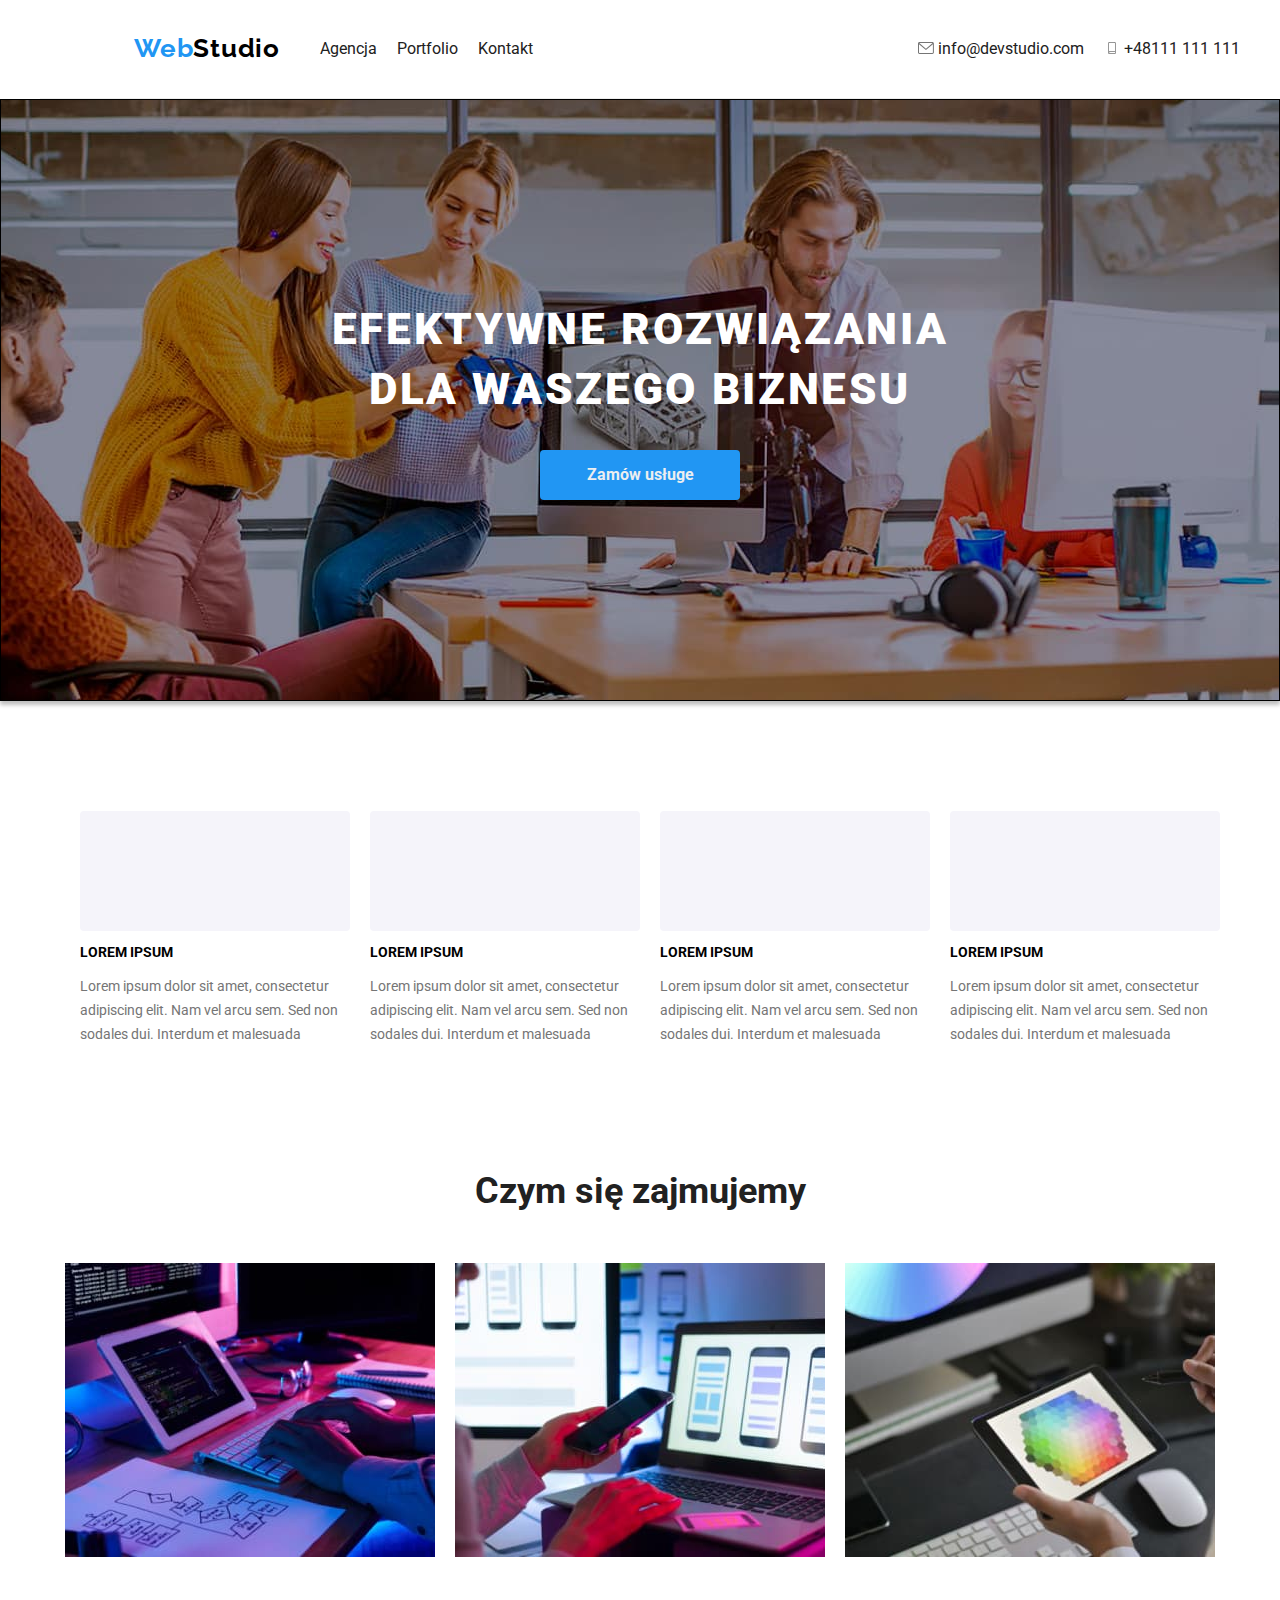
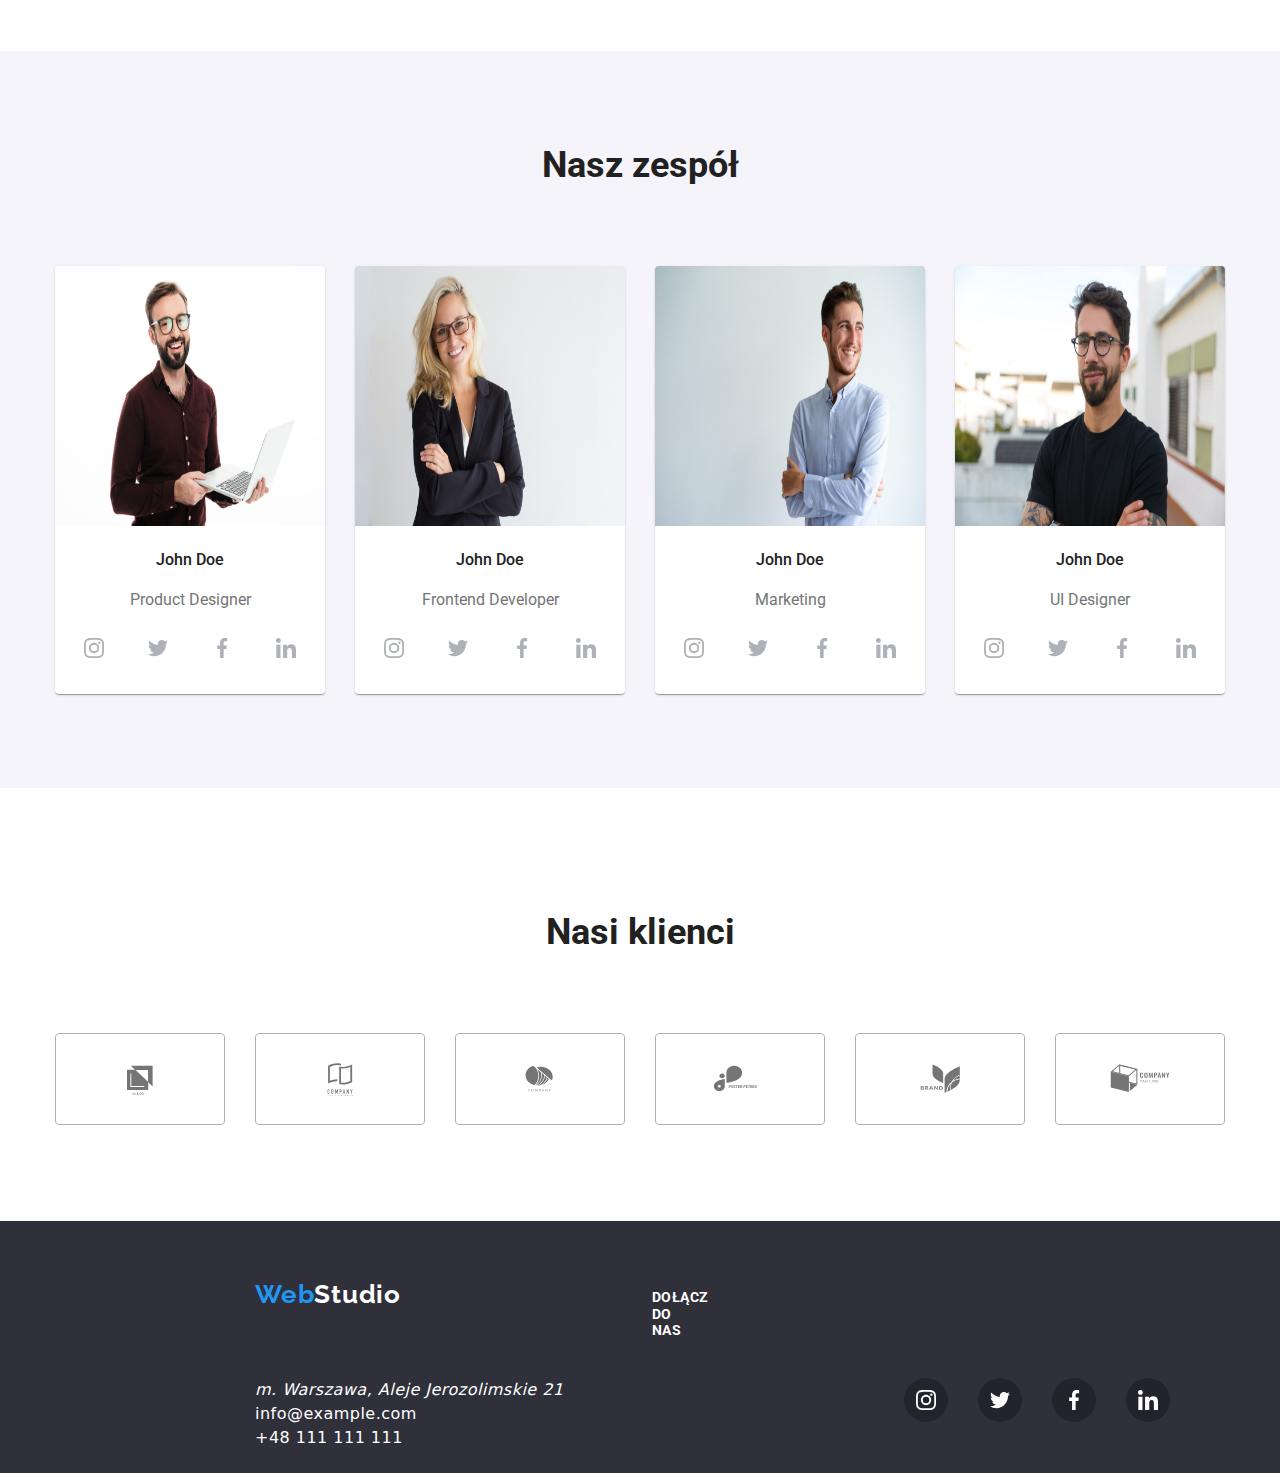
<file: index.html>
<!DOCTYPE html>
<html lang="en">
  <head>
    <meta charset="UTF-8" />
    <meta http-equiv="X-UA-Compatible" content="IE=edge" />
    <meta name="viewport" content="width=device-width, initial-scale=1.0" />
    <link rel="preconnect" href="https://fonts.googleapis.com" />
    <link rel="preconnect" href="https://fonts.gstatic.com" crossorigin />
    <link
      href="https://fonts.googleapis.com/css2?family=Raleway:wght@700&family=Roboto:wght@400;500;700;900&display=swap"
      rel="stylesheet"
    />
    <style>
      main {
        font-family: "Raleway", sans-serif;
        font-family: "Roboto", sans-serif;
      }
    </style>
    <link rel="stylesheet" href="./css/styles.css" />
    <title>Studio</title>

    <link
      rel="stylesheet"
      href="https://cdnjs.cloudflare.com/ajax/libs/modern-normalize/1.0.0/modern-normalize.min.css"
    />
  </head>
  <body>
    <header class="header">
      <div class="container">
        <div class="menu">
          <nav class="first-navigation">
            <a class="logo" href="https://www.Webstudio.com">
              <span class="logo-item">Web</span
              ><span class="logo-item-primary">Studio</span>
            </a>

            <ul class="main-navigation">
              <li>
                <a href="./index.html"> Agencja </a>
              </li>
              <li>
                <a href="./portfolio.html">Portfolio</a>
              </li>
              <li>
                <a href="#">Kontakt</a>
              </li>
            </ul>
          </nav>
          <div class="example">
            <ul class="second-navigation">
              <li>
                <a class="icons-menu" href="mailto:info@devstudio.com">
                  <svg width="16" height="12">
                    <use href="./images/icons.svg#icon-envelope"></use>
                  </svg>
                  info@devstudio.com
                </a>
              </li>

              <li>
                <a class="icons-menu" href="tel:+48111111111">
                  <svg width="16" height="12">
                    <use href="./images/icons.svg#icon-smartphone"></use>
                  </svg>
                  +48111 111 111</a
                >
              </li>
            </ul>
          </div>
        </div>
      </div>
    </header>
    <main>
      <section class="black-title">
        <div class="container">
          <div class="item">
            <h1>
              EFEKTYWNE ROZWIĄZANIA <br />
              DLA WASZEGO BIZNESU
            </h1>
            <button class="color-button" type="button">Zamów usługe</button>
          </div>
        </div>
      </section>
      <section class="four-text">
        <div class="container">
          <div class="lorem">
            <ul class="content">
              <li>
                <div class="pink-box">
                  <svg class="small-content">
                    <use href="./images/icons.svg#icon-antenna-1"></use>
                  </svg>
                </div>

                <h3 class="lorem-text">LOREM IPSUM</h3>
                <p class="paragraph">
                  Lorem ipsum dolor sit amet, consectetur adipiscing elit. Nam
                  vel arcu sem. Sed non sodales dui. Interdum et malesuada
                </p>
              </li>
              <li>
                <div class="pink-box">
                  <svg class="small-content">
                    <use href="./images/icons.svg#icon-clock-1"></use>
                  </svg>
                </div>
                <h3 class="lorem-text">LOREM IPSUM</h3>
                <p class="paragraph">
                  Lorem ipsum dolor sit amet, consectetur adipiscing elit. Nam
                  vel arcu sem. Sed non sodales dui. Interdum et malesuada
                </p>
              </li>
              <li>
                <div class="pink-box">
                  <svg class="small-content">
                    <use href="./images/icons.svg#icon-diagram-1"></use>
                  </svg>
                </div>
                <h3 class="lorem-text">LOREM IPSUM</h3>
                <p class="paragraph">
                  Lorem ipsum dolor sit amet, consectetur adipiscing elit. Nam
                  vel arcu sem. Sed non sodales dui. Interdum et malesuada
                </p>
              </li>
              <li>
                <div class="pink-box">
                  <svg class="small-content">
                    <use href="./images/icons.svg#icon-astronaut-1"></use>
                  </svg>
                </div>
                <h3 class="lorem-text">LOREM IPSUM</h3>
                <p class="paragraph">
                  Lorem ipsum dolor sit amet, consectetur adipiscing elit. Nam
                  vel arcu sem. Sed non sodales dui. Interdum et malesuada
                </p>
              </li>
            </ul>
          </div>
        </div>
      </section>

      <section class="what-we-do">
        <div class="container">
          <div class="img-navigation">
            <h2 class="text">Czym się zajmujemy</h2>
            <ul class="img-position">
              <li>
                <img
                  class="images"
                  src="images/box1.jpg"
                  alt="Dłonie na klawiaturze"
                  width="370"
                  height="294"
                />
              </li>
              <li>
                <img
                  class="images"
                  src="images/box2.jpg"
                  alt="Dłonie na telefonie"
                  width="370"
                  height="294"
                />
              </li>
              <li>
                <img
                  class="images"
                  src="images/box3.jpg"
                  alt="Dłonie na tablecie"
                  width="370"
                  height="294"
                />
              </li>
            </ul>
          </div>
        </div>
      </section>
      <section class="team">
        <div class="container">
          <div class="box">
            <h2 class="title-position">Nasz zespół</h2>
            <ul class="team-position">
              <li>
                <div class="small-box">
                  <img
                    src="images/zdj1.jpg"
                    alt="John Doe"
                    width="270"
                    height="260"
                  />

                  <h4 class="title-box">John Doe</h4>
                  <p class="job">Product Designer</p>
                  <div class="icons-position">
                    <ul class="wheel-box">
                      <li class="wheel">
                        <a class="back-icon" href="https://www.instagram.com">
                          <svg class="dot" width="20" height="20">
                            <use
                              href="./images/icons.svg#icon-instagram-2"
                            ></use>
                          </svg>
                        </a>
                      </li>

                      <li class="wheel">
                        <a class="back-icon" href="https://www.twitter.com">
                          <svg class="dot" width="20" height="20">
                            <use href="./images/icons.svg#icon-twitter-1"></use>
                          </svg>
                        </a>
                      </li>

                      <li class="wheel">
                        <a class="back-icon" href="https://www.facebook.com">
                          <svg class="dot" width="20" height="20">
                            <use
                              href="./images/icons.svg#icon-facebook-1"
                            ></use>
                          </svg>
                        </a>
                      </li>

                      <li class="wheel">
                        <a class="back-icon" href="https://www.linkedin.com">
                          <svg class="dot" width="20" height="20">
                            <use
                              href="./images/icons.svg#icon-linkedin-1"
                            ></use>
                          </svg>
                        </a>
                      </li>
                    </ul>
                  </div>
                </div>
              </li>
              <li>
                <div class="small-box">
                  <img
                    src="images/zdj3.jpg"
                    alt="John Doe"
                    width="270"
                    height="260"
                  />

                  <h4 class="title-box">John Doe</h4>
                  <p class="job">Frontend Developer</p>
                  <div class="icons-position">
                    <ul class="wheel-box">
                      <li class="wheel">
                        <a class="back-icon" href="https://www.instagram.com">
                          <svg class="dot" width="20" height="20">
                            <use
                              href="./images/icons.svg#icon-instagram-2"
                            ></use>
                          </svg>
                        </a>
                      </li>

                      <li class="wheel">
                        <a class="back-icon" href="https://www.twitter.com">
                          <svg class="dot" width="20" height="20">
                            <use href="./images/icons.svg#icon-twitter-1"></use>
                          </svg>
                        </a>
                      </li>

                      <li class="wheel">
                        <a class="back-icon" href="https://www.facebook.com">
                          <svg class="dot" width="20" height="20">
                            <use
                              href="./images/icons.svg#icon-facebook-1"
                            ></use>
                          </svg>
                        </a>
                      </li>

                      <li class="wheel">
                        <a class="back-icon" href="https://www.linkedin.com">
                          <svg class="dot" width="20" height="20">
                            <use
                              href="./images/icons.svg#icon-linkedin-1"
                            ></use>
                          </svg>
                        </a>
                      </li>
                    </ul>
                  </div>
                </div>
              </li>
              <li>
                <div class="small-box">
                  <img
                    src="images/zdj4.jpg"
                    alt="John Doe"
                    width="270"
                    height="260"
                  />

                  <h4 class="title-box">John Doe</h4>
                  <p class="job">Marketing</p>
                  <div class="icons-position">
                    <ul class="wheel-box">
                      <li class="wheel">
                        <a class="back-icon" href="https://www.instagram.com">
                          <svg class="dot" width="20" height="20">
                            <use
                              href="./images/icons.svg#icon-instagram-2"
                            ></use>
                          </svg>
                        </a>
                      </li>

                      <li class="wheel">
                        <a class="back-icon" href="https://www.twitter.com">
                          <svg class="dot" width="20" height="20">
                            <use href="./images/icons.svg#icon-twitter-1"></use>
                          </svg>
                        </a>
                      </li>

                      <li class="wheel">
                        <a class="back-icon" href="https://www.facebook.com">
                          <svg class="dot" width="20" height="20">
                            <use
                              href="./images/icons.svg#icon-facebook-1"
                            ></use>
                          </svg>
                        </a>
                      </li>

                      <li class="wheel">
                        <a class="back-icon" href="https://www.linkedin.com">
                          <svg class="dot" width="20" height="20">
                            <use
                              href="./images/icons.svg#icon-linkedin-1"
                            ></use>
                          </svg>
                        </a>
                      </li>
                    </ul>
                  </div>
                </div>
              </li>
              <li>
                <div class="small-box">
                  <img
                    src="images/zdj2.jpg"
                    alt="John Doe"
                    width="270"
                    height="260"
                  />

                  <h4 class="title-box">John Doe</h4>
                  <p class="job">UI Designer</p>
                  <div class="icons-position">
                    <ul class="wheel-box">
                      <li class="wheel">
                        <a class="back-icon" href="https://www.instagram.com">
                          <svg class="dot" width="20" height="20">
                            <use
                              href="./images/icons.svg#icon-instagram-2"
                            ></use>
                          </svg>
                        </a>
                      </li>

                      <li class="wheel">
                        <a class="back-icon" href="https://www.twitter.com">
                          <svg class="dot" width="20" height="20">
                            <use href="./images/icons.svg#icon-twitter-1"></use>
                          </svg>
                        </a>
                      </li>

                      <li class="wheel">
                        <a class="back-icon" href="https://www.facebook.com">
                          <svg class="dot" width="20" height="20">
                            <use
                              href="./images/icons.svg#icon-facebook-1"
                            ></use>
                          </svg>
                        </a>
                      </li>

                      <li class="wheel">
                        <a class="back-icon" href="https://www.linkedin.com">
                          <svg class="dot" width="20" height="20">
                            <use
                              href="./images/icons.svg#icon-linkedin-1"
                            ></use>
                          </svg>
                        </a>
                      </li>
                    </ul>
                  </div>
                </div>
              </li>
            </ul>
          </div>
        </div>
      </section>
      <section class="clients">
        <div class="container">
          <h2 class="title-position">Nasi klienci</h2>

          <ul class="client-position">
            <li>
              <div class="grey-box">
                <svg width="106" height="60.04">
                  <use href="./images/icons.svg#icon-client-1"></use>
                </svg>
              </div>
            </li>

            <li>
              <div class="grey-box">
                <svg width="106" height="60.04">
                  <use href="./images/icons.svg#icon-client-2"></use>
                </svg>
              </div>
            </li>
            <li>
              <div class="grey-box">
                <svg width="106" height="60">
                  <use href="./images/icons.svg#icon-client-3"></use>
                </svg>
              </div>
            </li>
            <li>
              <div class="grey-box">
                <svg width="106" height="60">
                  <use href="./images/icons.svg#icon-client-4"></use>
                </svg>
              </div>
            </li>
            <li>
              <div class="grey-box">
                <svg width="106" height="60">
                  <use href="./images/icons.svg#icon-client-5"></use>
                </svg>
              </div>
            </li>
            <li>
              <div class="grey-box">
                <svg width="106" height="60">
                  <use href="./images/icons.svg#icon-client-6"></use>
                </svg>
              </div>
            </li>
          </ul>
        </div>
      </section>
    </main>

    <section class="footer-page">
      <div class="container">
        <footer class="footer-box">
          <div class="join-us-position">
            <a class="footer-logo" href="https://www.Webstudio.com">
              <span class="logo-item">Web</span
              ><span class="logo-item-footer">Studio</span>
            </a>

            <h5 class="join-us">DOŁĄCZ DO NAS</h5>
          </div>
          <div class="column-footer">
            <ul class="footer-adress">
              <li>
                <address>m. Warszawa, Aleje Jerozolimskie 21</address>
              </li>
              <li>
                <a class="logo-item-footer" href="mailto:info@example.com">
                  info@example.com
                </a>
              </li>

              <li>
                <a class="logo-item-footer" href="tel:+48111111111"
                  >+48 111 111 111</a
                >
              </li>
            </ul>
            <div class="icons-position">
              <ul class="wheel-footer">
                <li class="wheel">
                  <a class="back-icon-footer" href="https://www.instagram.com">
                    <svg class="dot-footer" width="20" height="20">
                      <use href="./images/icons.svg#icon-instagram-2"></use>
                    </svg>
                  </a>
                </li>

                <li class="wheel">
                  <a class="back-icon-footer" href="https://www.twitter.com">
                    <svg class="dot-footer" width="20" height="20">
                      <use href="./images/icons.svg#icon-twitter-1"></use>
                    </svg>
                  </a>
                </li>

                <li class="wheel">
                  <a class="back-icon-footer" href="https://www.facebook.com">
                    <svg class="dot-footer" width="20" height="20">
                      <use href="./images/icons.svg#icon-facebook-1"></use>
                    </svg>
                  </a>
                </li>

                <li class="wheel">
                  <a class="back-icon-footer" href="https://www.linkedin.com">
                    <svg class="dot-footer" width="20" height="20">
                      <use href="./images/icons.svg#icon-linkedin-1"></use>
                    </svg>
                  </a>
                </li>
              </ul>
            </div>
          </div>
        </footer>
      </div>
    </section>
  </body>
</html>
</file>
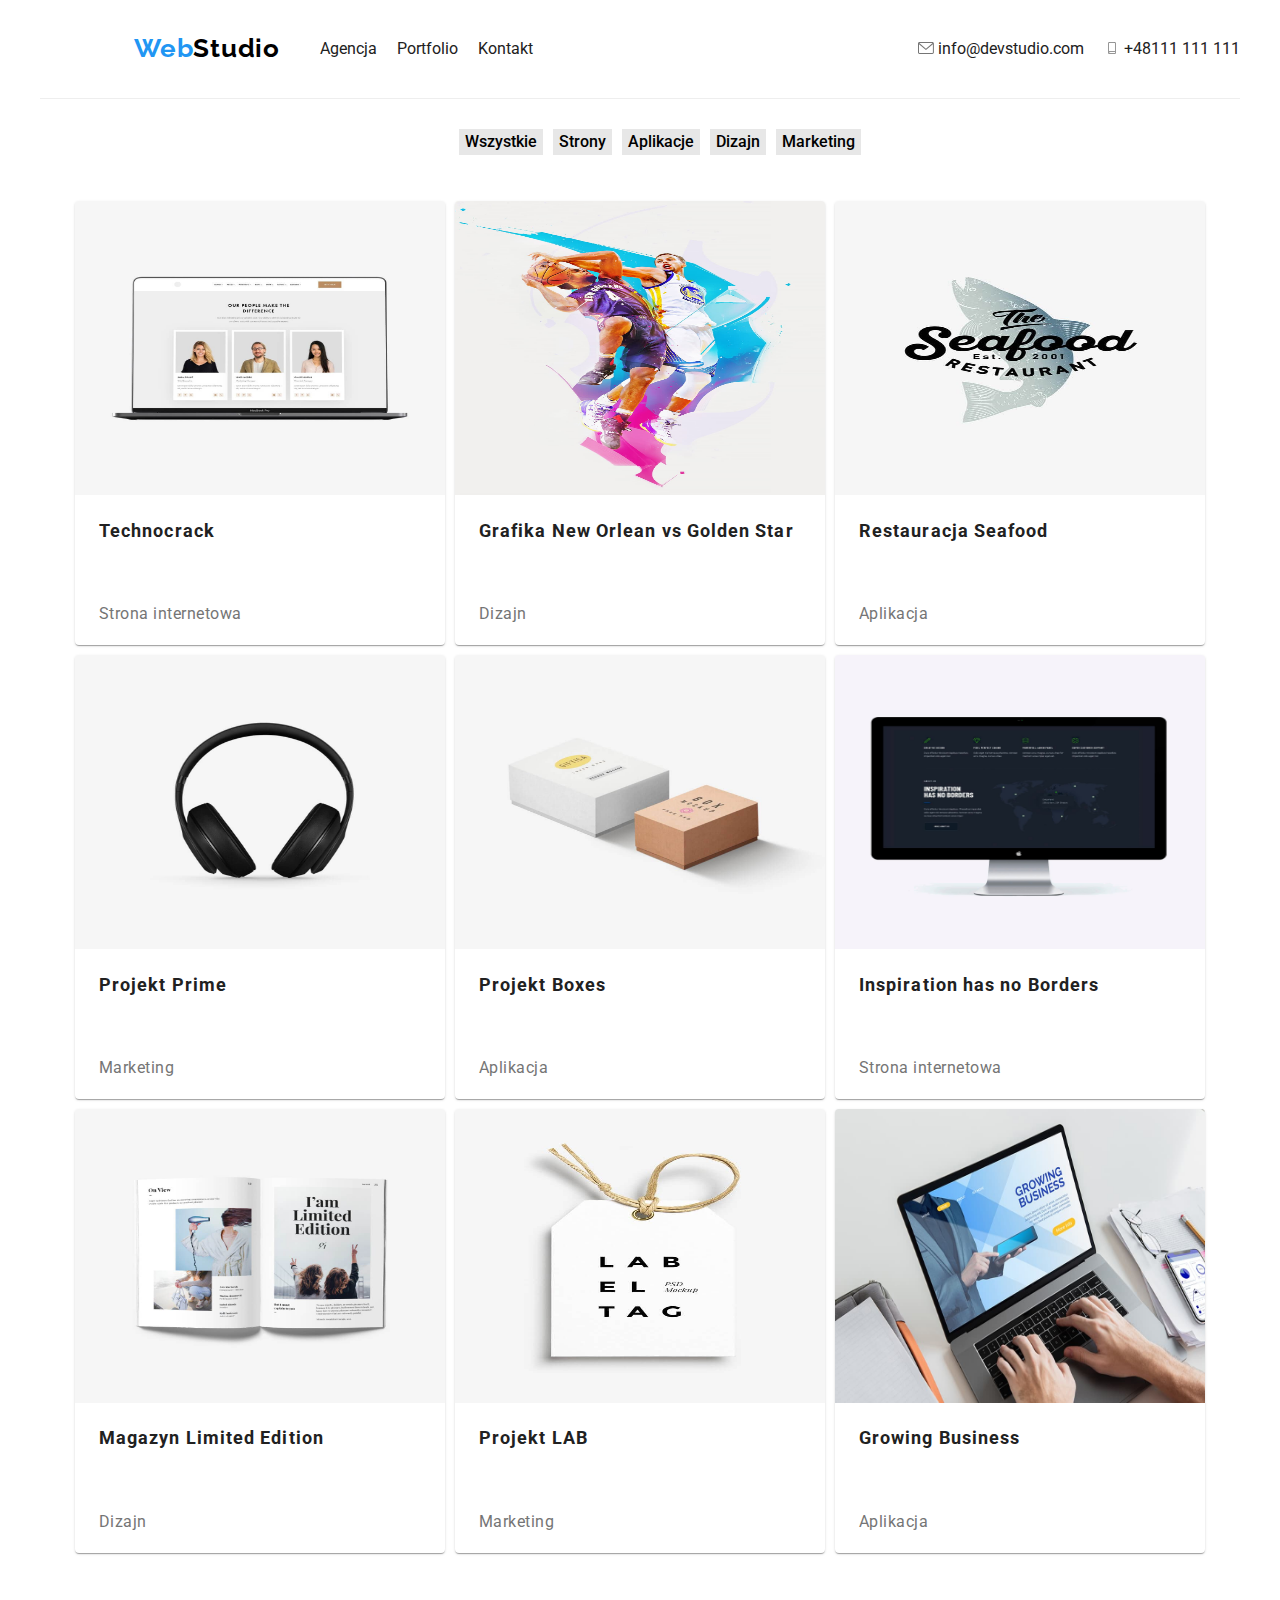
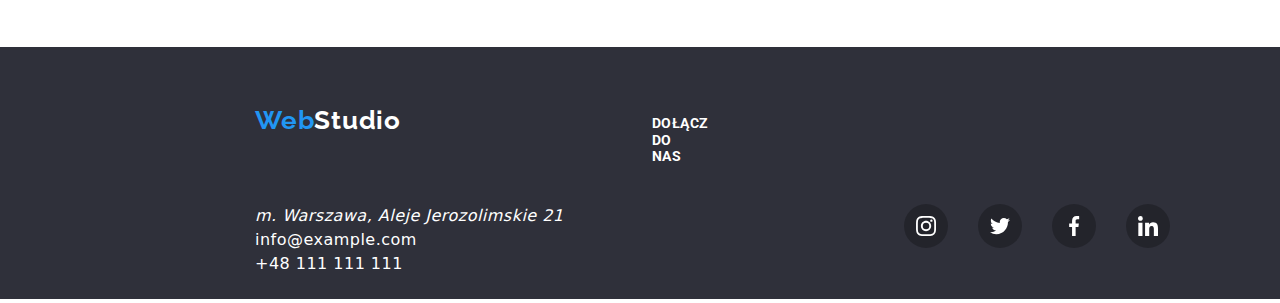
<file: portfolio.html>
<!DOCTYPE html>
<html lang="en">
  <head>
    <meta charset="UTF-8" />
    <meta http-equiv="X-UA-Compatible" content="IE=edge" />
    <meta name="viewport" content="width=device-width, initial-scale=1.0" />

    <link rel="preconnect" href="https://fonts.googleapis.com" />
    <link rel="preconnect" href="https://fonts.gstatic.com" crossorigin />
    <link
      href="https://fonts.googleapis.com/css2?family=Raleway:wght@700&family=Roboto:wght@400;500;700;900&display=swap"
      rel="stylesheet"
    />
    <style>
      main {
        font-family: "Raleway", sans-serif;
        font-family: "Roboto", sans-serif;
      }
    </style>
    <link rel="stylesheet" href="./css/styles.css" />
    <title>Portfolio</title>

    <link
      rel="stylesheet"
      href="https://cdnjs.cloudflare.com/ajax/libs/modern-normalize/1.0.0/modern-normalize.min.css"
    />
  </head>
  <body>
    <header class="header">
      <div class="container">
        <div class="menu">
          <nav class="first-navigation">
            <a class="logo" href="https://www.Webstudio.com">
              <span class="logo-item">Web</span
              ><span class="logo-item-primary">Studio</span>
            </a>

            <ul class="main-navigation">
              <li>
                <a href="./index.html"> Agencja </a>
              </li>
              <li>
                <a href="./portfolio.html"> Portfolio </a>
              </li>
              <li>
                <a href="#"> Kontakt </a>
              </li>
            </ul>
          </nav>
          <div class="example">
            <ul class="second-navigation">
              <li>
                <a class="icons-menu" href="mailto:info@devstudio.com">
                  <svg width="16" height="12">
                    <use href="./images/icons.svg#icon-envelope"></use>
                  </svg>
                  info@devstudio.com
                </a>
              </li>
              <li>
                <a class="icons-menu" href="tel:+48111111111">
                  <svg width="16" height="12">
                    <use href="./images/icons.svg#icon-smartphone"></use>
                  </svg>
                  +48111 111 111</a
                >
              </li>
            </ul>
          </div>
        </div>
      </div>
    </header>
    <main class="pictures">
      <div class="container">
        <section class="nine-pictures">
          <div class="button-box">
            <ul class="button-list">
              <li>
                <button class="button-self-item" type="button">
                  Wszystkie
                </button>
              </li>
              <li>
                <button class="button-self-item" type="button">Strony</button>
              </li>
              <li>
                <button class="button-self-item" type="button">
                  Aplikacje
                </button>
              </li>
              <li>
                <button class="button-self-item" type="button">Dizajn</button>
              </li>
              <li>
                <button class="button-self-item" type="button">
                  Marketing
                </button>
              </li>
            </ul>
          </div>

          <ul class="three-pictures">
            <li>
              <figure class="large-box">
                <img
                  src="./images/1.jpg"
                  alt="Laptop z otwartą stroną"
                  width="370"
                  height="294"
                />
                <figcaption class="column">
                  <h2 class="secondary-description">Technocrack</h2>
                  <br />
                  <p class="section-p-item">Strona internetowa</p>
                </figcaption>
              </figure>
            </li>
            <li>
              <figure class="large-box">
                <img
                  src="./images/2.jpg"
                  alt="Kolorowa grafika koszykarzy"
                  width="370"
                  height="294"
                />
                <figcaption class="column">
                  <h2 class="secondary-description">
                    Grafika New Orlean vs Golden Star
                  </h2>
                  <br />
                  <p class="section-p-item">Dizajn</p>
                </figcaption>
              </figure>
            </li>
            <li>
              <figure class="large-box">
                <img
                  src="./images/3.jpg"
                  alt="Grafika szara ryba"
                  width="370"
                  height="294"
                />
                <figcaption class="column">
                  <h2 class="secondary-description">Restauracja Seafood</h2>
                  <br />
                  <p class="section-p-item">Aplikacja</p>
                </figcaption>
              </figure>
            </li>

            <li>
              <figure class="large-box">
                <img
                  src="./images/4.jpg"
                  alt="Słuchawki"
                  width="370"
                  height="294"
                />
                <figcaption class="column">
                  <h2 class="secondary-description">Projekt Prime</h2>
                  <br />
                  <p class="section-p-item">Marketing</p>
                </figcaption>
              </figure>
            </li>
            <li>
              <figure class="large-box">
                <img
                  src="./images/5.jpg"
                  alt="Dwa pudełka"
                  width="370"
                  height="294"
                />
                <figcaption class="column">
                  <h2 class="secondary-description">Projekt Boxes</h2>
                  <br />
                  <p class="section-p-item">Aplikacja</p>
                </figcaption>
              </figure>
            </li>
            <li>
              <figure class="large-box">
                <img
                  src="./images/6.jpg"
                  alt="Czarny monitor"
                  width="370"
                  height="294"
                />
                <figcaption class="column">
                  <h2 class="secondary-description">
                    Inspiration has no Borders
                  </h2>
                  <br />
                  <p class="section-p-item">Strona internetowa</p>
                </figcaption>
              </figure>
            </li>

            <li>
              <figure class="large-box">
                <img
                  src="./images/7.jpg"
                  alt="Otwarte czasopismo kobiece"
                  width="370"
                  height="294"
                />
                <figcaption class="column">
                  <h2 class="secondary-description">Magazyn Limited Edition</h2>
                  <br />
                  <p class="section-p-item">Dizajn</p>
                </figcaption>
              </figure>
            </li>
            <li>
              <figure class="large-box">
                <img
                  src="./images/8.jpg"
                  alt="Zawieszka Label Tag"
                  width="370"
                  height="294"
                />
                <figcaption class="column">
                  <h2 class="secondary-description">Projekt LAB</h2>
                  <br />
                  <p class="section-p-item">Marketing</p>
                </figcaption>
              </figure>
            </li>
            <li>
              <figure class="large-box">
                <img
                  src="./images/9.jpg"
                  alt="Ręce na klawiaturze laptopa"
                  width="370"
                  height="294"
                />
                <figcaption class="column">
                  <h2 class="secondary-description">Growing Business</h2>
                  <br />
                  <p class="section-p-item">Aplikacja</p>
                </figcaption>
              </figure>
            </li>
          </ul>
        </section>
      </div>
    </main>

    <section class="footer-page">
      <div class="container">
        <footer class="footer-box">
          <div class="join-us-position">
            <a class="footer-logo" href="https://www.Webstudio.com">
              <span class="logo-item">Web</span
              ><span class="logo-item-footer">Studio</span>
            </a>

            <h5 class="join-us">DOŁĄCZ DO NAS</h5>
          </div>
          <div class="column-footer">
            <ul class="footer-adress">
              <li><address>m. Warszawa, Aleje Jerozolimskie 21</address></li>
              <li>
                <a class="logo-item-footer" href="mailto:info@example.com">
                  info@example.com
                </a>
              </li>

              <li>
                <a class="logo-item-footer" href="tel:+48111111111"
                  >+48 111 111 111</a
                >
              </li>
            </ul>
            <div class="icons-position">
              <ul class="wheel-footer">
                <li class="wheel">
                  <a class="back-icon-footer" href="https://www.instagram.com">
                    <svg class="dot-footer" width="20" height="20">
                      <use href="./images/icons.svg#icon-instagram-2"></use>
                    </svg>
                  </a>
                </li>

                <li class="wheel">
                  <a class="back-icon-footer" href="https://www.twitter.com">
                    <svg class="dot-footer" width="20" height="20">
                      <use href="./images/icons.svg#icon-twitter-1"></use>
                    </svg>
                  </a>
                </li>

                <li class="wheel">
                  <a class="back-icon-footer" href="https://www.facebook.com">
                    <svg class="dot-footer" width="20" height="20">
                      <use href="./images/icons.svg#icon-facebook-1"></use>
                    </svg>
                  </a>
                </li>

                <li class="wheel">
                  <a class="back-icon-footer" href="https://www.linkedin.com">
                    <svg class="dot-footer" width="20" height="20">
                      <use href="./images/icons.svg#icon-linkedin-1"></use>
                    </svg>
                  </a>
                </li>
              </ul>
            </div>
          </div>
        </footer>
      </div>
    </section>
  </body>
</html>
</file>
<file: css/styles.css>
.logo {
  font-family: Raleway;
  font-size: 26px;
  font-style: normal;
  font-weight: 700;
  line-height: 1.9;
  letter-spacing: 0.03em;
  text-decoration: none;
  list-style: none;
  padding-bottom: 25px;
  padding-top: 24px;
  padding-left: 94px;
}
.logo-item {
  color: #2196f3;
}
.logo-item-primary {
  color: #000000;
}
ul {
  list-style: none;
}
a {
  text-decoration: none;
  color: #212121;
}
a:hover {
  color: #2196f3;
}

.container {
  width: 100%;
  max-width: 1200px;
  margin: 0 auto;
}
.button-self-item:hover {
  background-color: #2196f3;
  color: rgb(236, 238, 240);
  border-radius: 2px;
  cursor: pointer;
}
.button-self-item {
  font-weight: 500;
  font-size: 16px;
  line-height: 1.5;
  border: none;
  background-color: #e7e7e7;
  cursor: pointer;
}
.button-box {
  display: flex;
  justify-content: center;
  align-items: center;
}
.button-list {
  display: flex;
  justify-content: center;
  align-items: center;
  gap: 10px;
  width: 572px;
  height: 54px;
}
.secondary-description {
  display: block;
  flex-direction: column;
  font-family: Roboto;
  font-style: normal;
  font-weight: 700;
  font-size: 18px;
  line-height: 1.8;
  letter-spacing: 0.06em;
  color: #212121;
  padding-bottom: 4px;
  font-style: bold;
  margin-left: 24px;
}
.section-p-item {
  display: block;
  flex-direction: column;
  font-weight: 400;
  font-size: 16px;
  line-height: 1.8;
  letter-spacing: 0.03em;
  color: #757575;
  margin-left: 24px;
}
.column {
  display: block;
}
.pictures {
  background-color: none;
}
.nine-pictures {
  margin-bottom: 94px;
}

.three-pictures {
  display: flex;
  flex-wrap: wrap;
  justify-content: center;
  align-items: center;
  gap: 10px;
  padding: 0;
  list-style: none;
}
.header {
  background-color: none;
}
.menu {
  display: flex;
  border-bottom: #eeeeee solid 1px;
  justify-content: space-between;
}
.first-navigation {
  display: flex;
}
.main-navigation {
  display: flex;
  gap: 20px;
  width: 254px;
  font-size: 16px;
  padding-top: 24px;
  font-family: Roboto;
  font-weight: 400;
}
.example {
  display: flex;
  justify-content: flex-end;
}
.second-navigation {
  display: flex;
  padding-top: 24px;
  gap: 20px;
  font-size: 16px;
  font-family: Roboto;
  font-weight: 400;
}

.black-title {
  max-width: 1600px;
  margin: 0 auto;
  border: 1px, solid, rgba(0, 0, 0, 1);
  box-shadow: 0px 4px 4px 0px rgba(0, 0, 0, 0.25);
  background-color: #000000;
  background-image: url(../images/people.jpg);
  background-size: cover;
  background-position: center;

  background: linear-gradient(
      90deg,
      rgba(2, 0, 36, 1) 2%,
      rgba(64, 64, 91, 0.9641981792717087) 100%
    )
    url(../images/people.jpg);
}

.item {
  display: block;

  height: 600px;
}
h1 {
  color: #ffffff;
  font-family: Roboto;
  font-weight: 900;
  font-style: normal;
  font-size: 44px;
  line-height: 1.36;
  letter-spacing: 0.06em;
  text-transform: uppercase;
  text-align: center;
  max-width: 696px;
  margin: 0 auto;
  padding-top: 200px;
  padding-bottom: 30px;
}
.color-button {
  display: flex;
  background-color: #2196f3;
  color: rgb(236, 238, 240);
  border-radius: 4px;
  cursor: pointer;
  border: none;
  width: 200px;
  height: 50px;
  padding-top: 10px;
  padding-bottom: 10px;
  justify-content: center;
  align-content: center;
  font-family: Roboto;
  font-weight: 700;
  line-height: 30px;
  margin-bottom: 30px;
  margin: 0 auto;
}
.pink-box {
  display: flex;
  justify-content: center;
  align-items: center;

  border: none;
  border-radius: 4px;

  width: 270px;
  height: 120px;
  background-color: #f5f4fa;
}
.small-content {
  max-width: 70px;
  max-height: 70px;
  padding-left: 100px;
  padding-right: 100px;
  padding-bottom: 25px;
  padding-top: 25px;
}
.four-text {
  background-color: none;
}
.lorem {
  display: flex;
  justify-content: center;
  align-items: center;
  gap: 30px;
  margin: auto;
  margin-top: 94px;
  margin-bottom: 94px;
}
.content {
  display: flex;
  justify-content: center;
  align-items: center;
}
.lorem-text {
  font-weight: 700;
  font-size: 14px;
  line-height: 1.14;
}
.paragraph {
  font-weight: 400;
  font-size: 14px;
  line-height: 1.71;
  color: #757575;
}
.what-we-do {
  background-color: none;
}
.img-navigation {
  display: block;
  max-width: 100%;
  margin-top: 94px;
  margin-bottom: 94px;
}
.text {
  display: flex;
  justify-content: center;
  align-items: center;
  font-family: Roboto;
  font-weight: 700;
  font-size: 36px;
  color: #212121;
  margin-bottom: 50px;
  padding-top: 0 auto;
}

.img-position {
  display: flex;
  justify-content: center;
  align-items: center;
  gap: 20px;

  padding-right: 0;
  padding-left: 0;

  margin: 0 auto;
}
.images {
  display: flex;
  justify-content: center;
  align-items: center;
  max-width: 370px;
  margin: 0 auto;
  padding-right: 0;
  padding-left: 0;
}
.team {
  background-color: #f5f4fa;
}
.box {
  display: block;
}
.title-position {
  display: flex;
  justify-content: center;
  align-items: center;
  font-family: Roboto;
  font-weight: 700;
  color: #212121;
  font-size: 36px;
  padding-bottom: 50px;
  padding-top: 94px;
}
.team-position {
  display: flex;
  justify-content: center;
  align-items: center;

  gap: 30px;
  margin: 0 auto;
  padding-left: 0;
  padding-right: 0;
  padding-bottom: 94px;
}
.small-box {
  display: block;
  max-width: 270px;
  height: 428px;
  margin: 0 auto;
  border-radius: 4px;
  overflow: hidden;
  background-color: #ffffff;
  box-shadow: 0px 2px 1px -1px rgba(0, 0, 0, 0.2),
    0px 1px 1px 0px rgba(0, 0, 0, 0.14), 0px 1px 3px 0px rgba(0, 0, 0, 0.12);
}
.large-box {
  display: block;
  max-width: 370px;
  margin: 0 auto;
  border-color: #1e1d1d solid;
  border-radius: 4px;
  overflow: hidden;
  background-color: #ffffff;
  box-shadow: 0px 2px 1px -1px rgba(0, 0, 0, 0.2),
    0px 1px 1px 0px rgba(0, 0, 0, 0.14), 0px 1px 3px 0px rgba(0, 0, 0, 0.12);
}
.large-box:hover {
  cursor: pointer;
  box-shadow: 0 10px 10px -5px rgba(0, 0, 0, 0.3);
}
.title-box {
  display: flex;
  justify-content: center;
  align-items: center;
  font-family: Roboto;
  font-size: 16px;
  font-weight: 500;

  color: #212121;
}
.icons-position {
  display: flex;
  justify-content: center;
  align-items: center;
}
.wheel-box {
  display: flex;
  justify-content: center;
  align-items: center;
  padding-left: 0;
  gap: 20px;
}
.wheel {
  border-radius: 50%;
  width: 44px;
  height: 44px;
  fill: #afb1b8;
}
.back-icon {
  background: #ffffff;
  border-radius: 50%;
  display: flex;
  justify-content: center;
  align-items: center;
  width: 44px;
  height: 44px;
  cursor: pointer;
  padding: 10px;
}
.dot {
  fill: #afb1b8;
}
.back-icon:hover {
  background: #2196f3;
}
.back-icon:hover .dot {
  fill: #ffffff;
}

.job {
  display: flex;
  justify-content: center;
  align-items: center;
  font-weight: 400;
  font-size: 16px;
  color: #757575;
}
.footer-page {
  background-color: #2f303a;
}
.footer-box {
  height: 252px;

  display: block;
  justify-content: center;
  align-items: center;
  flex-direction: column;
}
.logo-item-footer {
  color: #ffffff;
}
.footer-logo {
  margin-bottom: 20px;
  padding-left: 215px;
  padding-top: 49.29px;

  font-family: Raleway;
  font-size: 26px;
  font-style: normal;
  font-weight: 700;
  line-height: 1.9;
  letter-spacing: 0.03em;
  text-decoration: none;
  list-style: none;
  display: block;
}
.footer-adress {
  color: #ffffff;
  padding-left: 215px;

  color: #ffffff;
  display: block;

  line-height: 24px;
  letter-spacing: 0.03em;
}

.join-us {
  width: 113px;
  font-family: Roboto;
  font-size: 14px;
  font-weight: 700;
  color: rgba(255, 255, 255, 1);
  line-height: 16.41px;
  letter-spacing: 0.03em;
  padding-top: 45px;
  padding-left: 251px;
}
.join-us-position {
  display: flex;
  justify-content: flex-start;
}
.icons-menu {
  fill: #757575;
  cursor: pointer;
}
.icons-menu:hover {
  fill: #2196f3;
}
.clients {
  background-color: #ffffff;
}

.grey-box {
  display: flex;
  justify-content: center;
  align-items: center;
  cursor: pointer;
  border: 1px solid #afb1b8;
  border-radius: 4px;
  width: 170px;
  height: 92px;
  background-color: #ffffff;
  box-shadow: 0px, 4px rgba(0, 0, 0, 0.25);
  fill: #757575;
}

.grey-box:hover {
  fill: #2196f3;
  border: 1px solid #2196f3;
}
.client-position {
  display: flex;
  justify-content: center;
  align-items: center;
  gap: 30px;
  padding-left: 0;
  padding-right: 0;
  padding-bottom: 80px;
}
.column-footer {
  display: flex;
}
.back-icon-footer {
  background: rgba(0, 0, 0, 0.25);
  border-radius: 50%;
  display: flex;
  justify-content: center;
  align-items: center;
  width: 44px;
  height: 44px;
  cursor: pointer;
  padding: 10px;
}
.dot-footer {
  fill: #ffffff;
}
.back-icon-footer:hover {
  background: #2196f3;
  cursor: pointer;
}
.wheel-footer {
  display: flex;
  gap: 30px;
  margin-left: 300px;
  margin-bottom: 55px;
}
</file>
